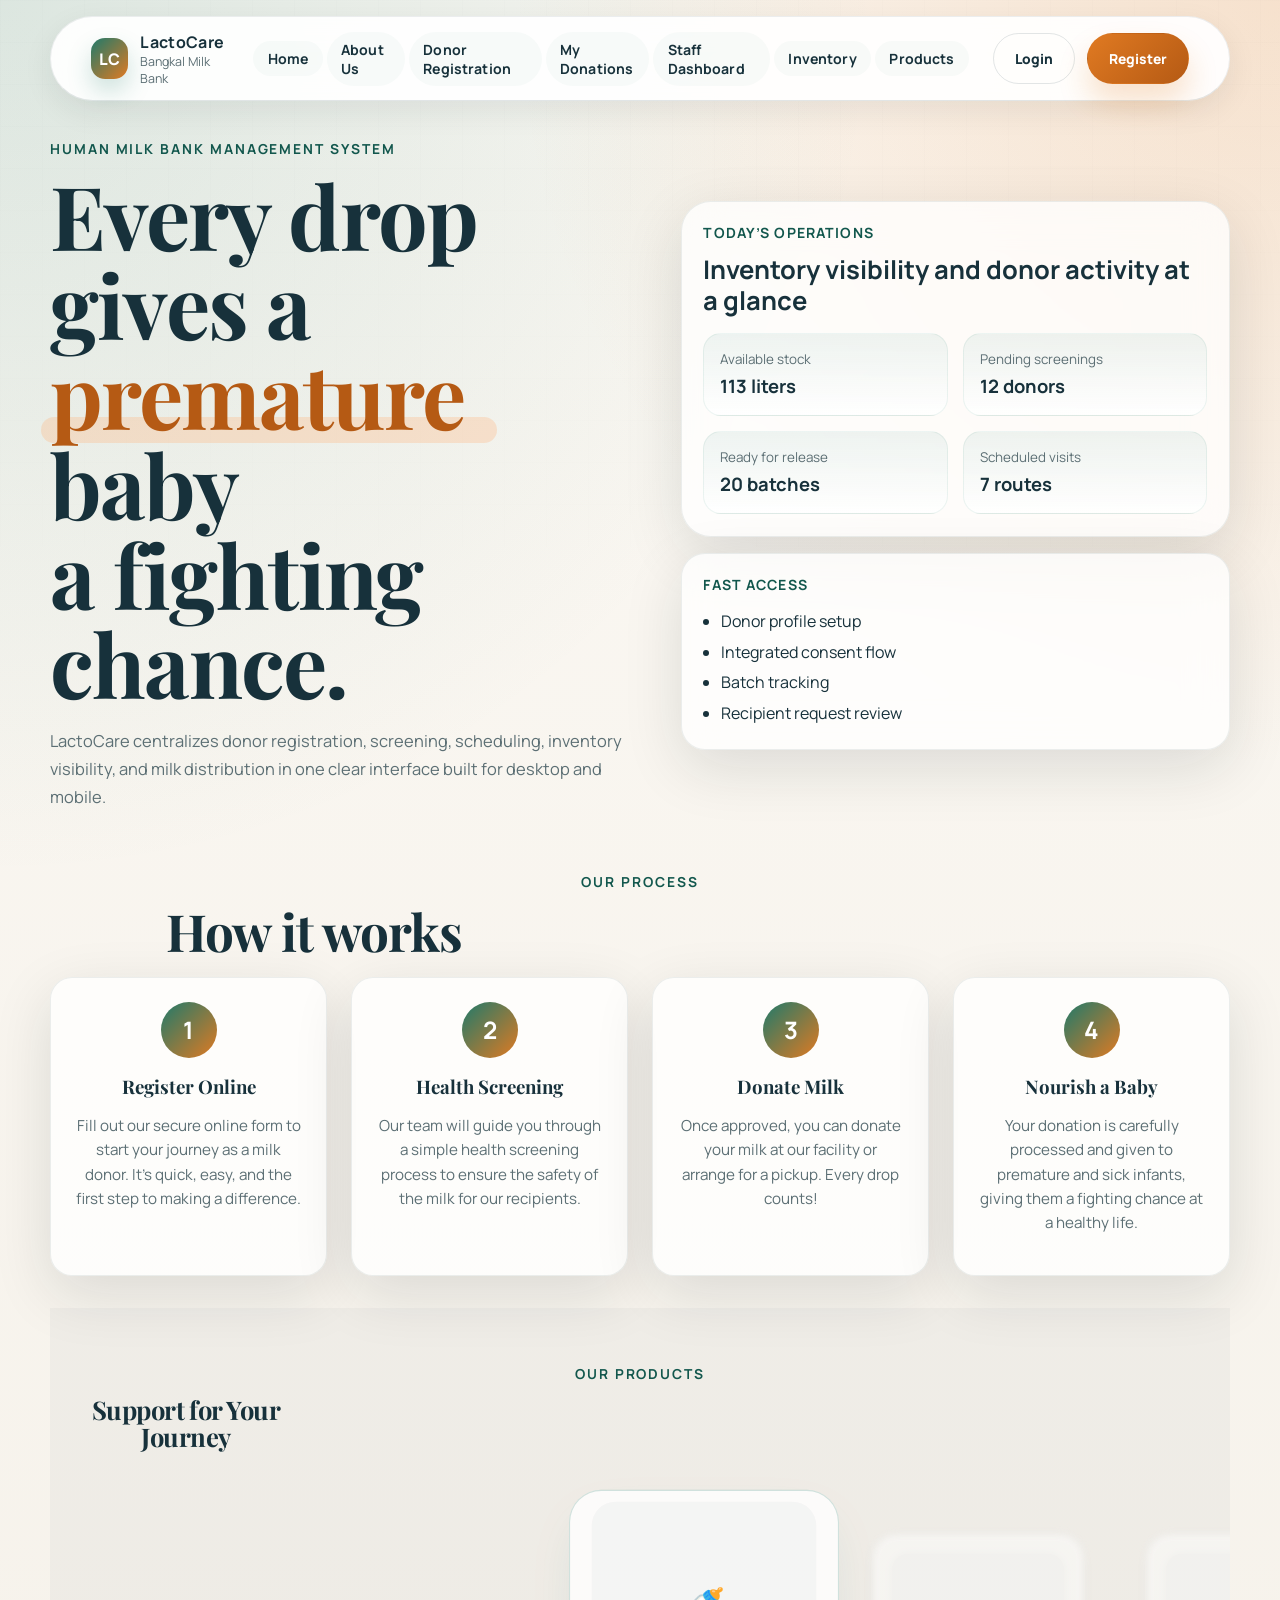
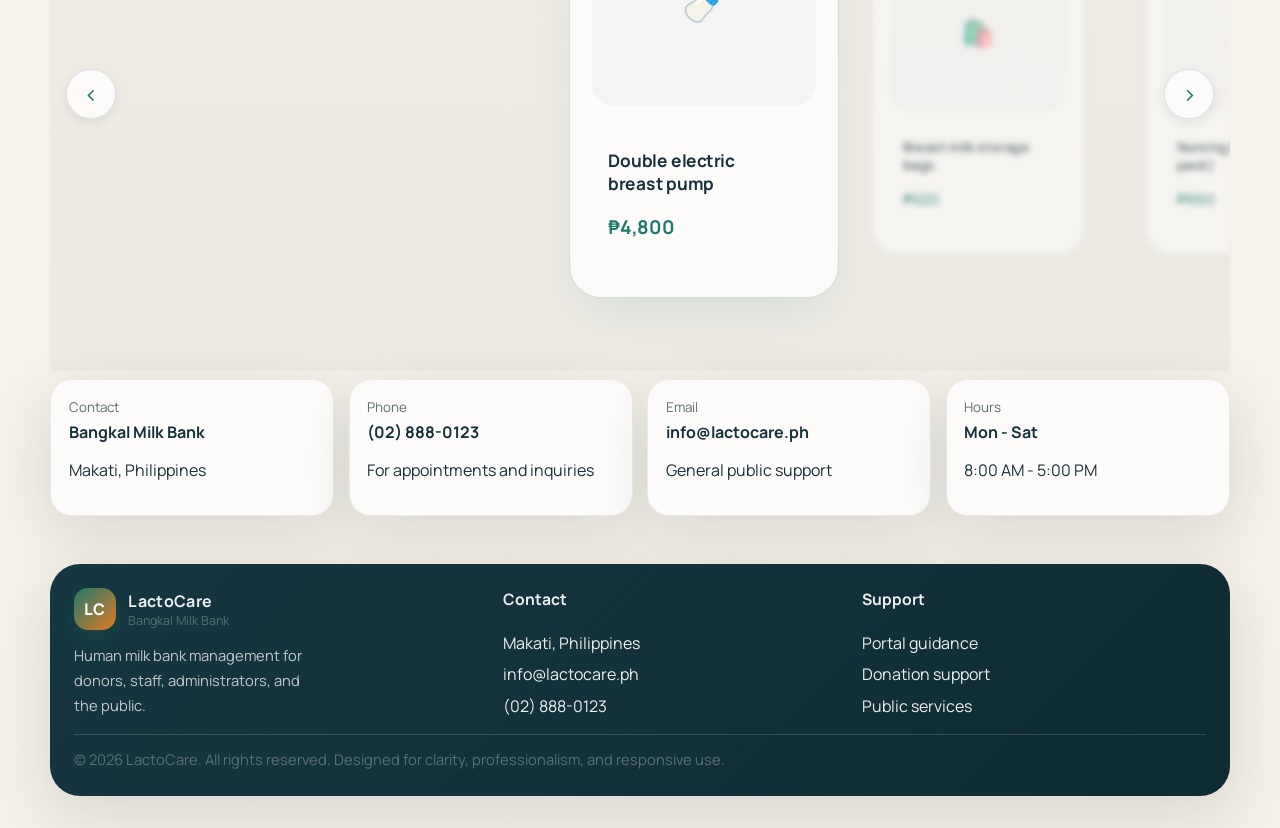
<file: index.html>
<!DOCTYPE html>
<html lang="en">
<head>
  <meta charset="UTF-8" />
  <meta name="viewport" content="width=device-width, initial-scale=1.0" />
  <meta name="description" content="LactoCare is a responsive front-end concept for the Bangkal Milk Bank, designed for donors, staff, administrators, and the public." />
  <title>LactoCare | Bangkal Milk Bank</title>
  <link rel="preconnect" href="https://fonts.googleapis.com" />
  <link rel="preconnect" href="https://fonts.gstatic.com" crossorigin />
  <link href="https://fonts.googleapis.com/css2?family=Manrope:wght@400;500;600;700;800&family=Playfair+Display:wght@600;700&display=swap" rel="stylesheet" />
  <link rel="stylesheet" href="styles.css" />
</head>
<body>
  <div class="page-shell">
    <header class="site-header">
      <a class="brand" href="#home" aria-label="LactoCare home">
        <span class="brand-mark">LC</span>
        <span>
          <strong>LactoCare</strong>
          <small>Bangkal Milk Bank</small>
        </span>
      </a>

      <button class="nav-toggle" type="button" aria-expanded="false" aria-controls="primary-navigation">
        <span></span>
        <span></span>
        <span></span>
        <span class="sr-only">Open navigation</span>
      </button>

      <div class="nav-actions">
        <a class="button button-secondary nav-login" href="login.html">Login</a>
        <a class="button button-accent" href="register.html">Register</a>
      </div>

      <nav class="site-nav" id="primary-navigation">
        <a href="index.html">Home</a>
        <a href="about.html">About Us</a>
        <a href="donor.html">Donor Registration</a>
        <a href="history.html">My Donations</a>
        <a href="staff.html">Staff Dashboard</a>
        <a href="inventory.html">Inventory</a>
        <a href="products.html">Products</a>
      </nav>
    </header>

    <main>
      <section class="hero" id="home">
        <div class="hero-copy reveal">
          <p class="eyebrow">Human Milk Bank Management System</p>
          <h1>Every drop<br>gives a <em class="orange-highlight">premature</em> baby<br>a fighting chance.</h1>
          <p class="hero-text">
            LactoCare centralizes donor registration, screening, scheduling, inventory visibility, and milk distribution in one clear interface built for desktop and mobile.
          </p>
       </div>

        <div class="hero-panel reveal">
          <div class="glass-card hero-card hero-card-main">
            <p>Today’s Operations</p>
            <h2>Inventory visibility and donor activity at a glance</h2>
            <div class="mini-grid">
              <article>
                <span>Available stock</span>
                <strong class="count-up" data-value="128">0 liters</strong>
              </article>
              <article>
                <span>Pending screenings</span>
                <strong class="count-up" data-value="14">0 donors</strong>
              </article>
              <article>
                <span>Ready for release</span>
                <strong class="count-up" data-value="23">0 batches</strong>
              </article>
              <article>
                <span>Scheduled visits</span>
                <strong class="count-up" data-value="9">0 routes</strong>
              </article>
            </div>
          </div>

          <div class="glass-card hero-card hero-card-side">
            <p>Fast access</p>
            <ul>
              <li>Donor profile setup</li>
              <li>Integrated consent flow</li>
              <li>Batch tracking</li>
              <li>Recipient request review</li>
            </ul>
          </div>
        </div>
      </section>

      <section class="how-it-works reveal">
        <div class="section-heading">
          <p class="eyebrow">Our Process</p>
          <h2>How it works</h2>
        </div>
        <div class="how-it-works-grid">
          <article class="how-it-works-step">
            <div class="how-it-works-icon" aria-hidden="true">1</div>
            <h3>Register Online</h3>
            <p>Fill out our secure online form to start your journey as a milk donor. It’s quick, easy, and the first step to making a difference.</p>
          </article>
          <article class="how-it-works-step">
            <div class="how-it-works-icon" aria-hidden="true">2</div>
            <h3>Health Screening</h3>
            <p>Our team will guide you through a simple health screening process to ensure the safety of the milk for our recipients.</p>
          </article>
          <article class="how-it-works-step">
            <div class="how-it-works-icon" aria-hidden="true">3</div>
            <h3>Donate Milk</h3>
            <p>Once approved, you can donate your milk at our facility or arrange for a pickup. Every drop counts!</p>
          </article>
          <article class="how-it-works-step">
            <div class="how-it-works-icon" aria-hidden="true">4</div>
            <h3>Nourish a Baby</h3>
            <p>Your donation is carefully processed and given to premature and sick infants, giving them a fighting chance at a healthy life.</p>
          </article>
        </div>
      </section>

      <section class="product-carousel-section reveal">
        <div class="section-heading">
          <p class="eyebrow">Our Products</p>
          <h2>Support for Your Journey</h2>
        </div>
        <div class="product-carousel">
          <button class="carousel-button side-arrow prev" aria-label="Previous product">&#x2039;</button>
          <div class="product-carousel-inner">
            <article class="product-card">
              <div class="product-image-frame">
                <div class="product-icon is-peach" aria-hidden="true">🍼</div>
              </div>
              <div class="product-card-body">
                <div class="product-info">
                  <h3>Double electric breast pump</h3>
                  <p class="product-price">₱4,800</p>
                </div>
                <button class="product-like-button" aria-label="Like this product">
                  <svg viewBox="0 0 24 24" fill="none" stroke="currentColor" stroke-width="2" stroke-linecap="round" stroke-linejoin="round"><path d="M20.84 4.61a5.5 5.5 0 0 0-7.78 0L12 5.67l-1.06-1.06a5.5 5.5 0 0 0-7.78 7.78l1.06 1.06L12 21.23l7.78-7.78 1.06-1.06a5.5 5.5 0 0 0 0-7.78z"></path></svg>
                </button>
              </div>
            </article>
            <article class="product-card">
              <div class="product-image-frame">
                <div class="product-icon is-sky" aria-hidden="true">🛍️</div>
              </div>
              <div class="product-card-body">
                <div class="product-info">
                  <h3>Breast milk storage bags</h3>
                  <p class="product-price">₱520</p>
                </div>
                <button class="product-like-button" aria-label="Like this product">
                  <svg viewBox="0 0 24 24" fill="none" stroke="currentColor" stroke-width="2" stroke-linecap="round" stroke-linejoin="round"><path d="M20.84 4.61a5.5 5.5 0 0 0-7.78 0L12 5.67l-1.06-1.06a5.5 5.5 0 0 0-7.78 7.78l1.06 1.06L12 21.23l7.78-7.78 1.06-1.06a5.5 5.5 0 0 0 0-7.78z"></path></svg>
                </button>
              </div>
            </article>
            <article class="product-card">
              <div class="product-image-frame">
                <div class="product-icon is-lilac" aria-hidden="true">👚</div>
              </div>
              <div class="product-card-body">
                <div class="product-info">
                  <h3>Nursing bra (2-pack)</h3>
                  <p class="product-price">₱990</p>
                </div>
                <button class="product-like-button" aria-label="Like this product">
                  <svg viewBox="0 0 24 24" fill="none" stroke="currentColor" stroke-width="2" stroke-linecap="round" stroke-linejoin="round"><path d="M20.84 4.61a5.5 5.5 0 0 0-7.78 0L12 5.67l-1.06-1.06a5.5 5.5 0 0 0-7.78 7.78l1.06 1.06L12 21.23l7.78-7.78 1.06-1.06a5.5 5.5 0 0 0 0-7.78z"></path></svg>
                </button>
              </div>
            </article>
            <article class="product-card">
              <div class="product-image-frame">
                <div class="product-icon is-cream" aria-hidden="true">👩‍🍼</div>
              </div>
              <div class="product-card-body">
                <div class="product-info">
                  <h3>Wearable hands-free pump</h3>
                  <p class="product-price">₱6,200</p>
                </div>
                <button class="product-like-button" aria-label="Like this product">
                  <svg viewBox="0 0 24 24" fill="none" stroke="currentColor" stroke-width="2" stroke-linecap="round" stroke-linejoin="round"><path d="M20.84 4.61a5.5 5.5 0 0 0-7.78 0L12 5.67l-1.06-1.06a5.5 5.5 0 0 0-7.78 7.78l1.06 1.06L12 21.23l7.78-7.78 1.06-1.06a5.5 5.5 0 0 0 0-7.78z"></path></svg>
                </button>
              </div>
            </article>
          </div>
          <button class="carousel-button side-arrow next" aria-label="Next product">&#x203A;</button>
        </div>
      </section>

      <section class="info-strip reveal" aria-label="Public information">
        <article>
          <span>Contact</span>
          <strong>Bangkal Milk Bank</strong>
          <p>Makati, Philippines</p>
        </article>
        <article>
          <span>Phone</span>
          <strong>(02) 888-0123</strong>
          <p>For appointments and inquiries</p>
        </article>
        <article>
          <span>Email</span>
          <strong>info@lactocare.ph</strong>
          <p>General public support</p>
        </article>
        <article>
          <span>Hours</span>
          <strong>Mon - Sat</strong>
          <p>8:00 AM - 5:00 PM</p>
        </article>
      </section>

      
    <footer class="site-footer">
      <div class="footer-brand">
        <a class="brand" href="#home" aria-label="LactoCare home">
          <span class="brand-mark">LC</span>
          <span>
            <strong>LactoCare</strong>
            <small>Bangkal Milk Bank</small>
          </span>
        </a>
        <p>Human milk bank management for donors, staff, administrators, and the public.</p>
      </div>
      <div class="footer-section">
        <h3>Contact</h3>
        <ul>
          <li>Makati, Philippines</li>
          <li><a href="mailto:info@lactocare.ph">info@lactocare.ph</a></li>
          <li><a href="tel:+6328880123">(02) 888-0123</a></li>
        </ul>
      </div>
      <div class="footer-section">
        <h3>Support</h3>
        <ul>
          <li>Portal guidance</li>
          <li>Donation support</li>
          <li>Public services</li>
        </ul>
      </div>
      <p class="footer-bottom">&copy; 2026 LactoCare. All rights reserved. Designed for clarity, professionalism, and responsive use.</p>
    </footer>
  </div>

  <script src="script.js"></script>
</body>
</html>
</file>
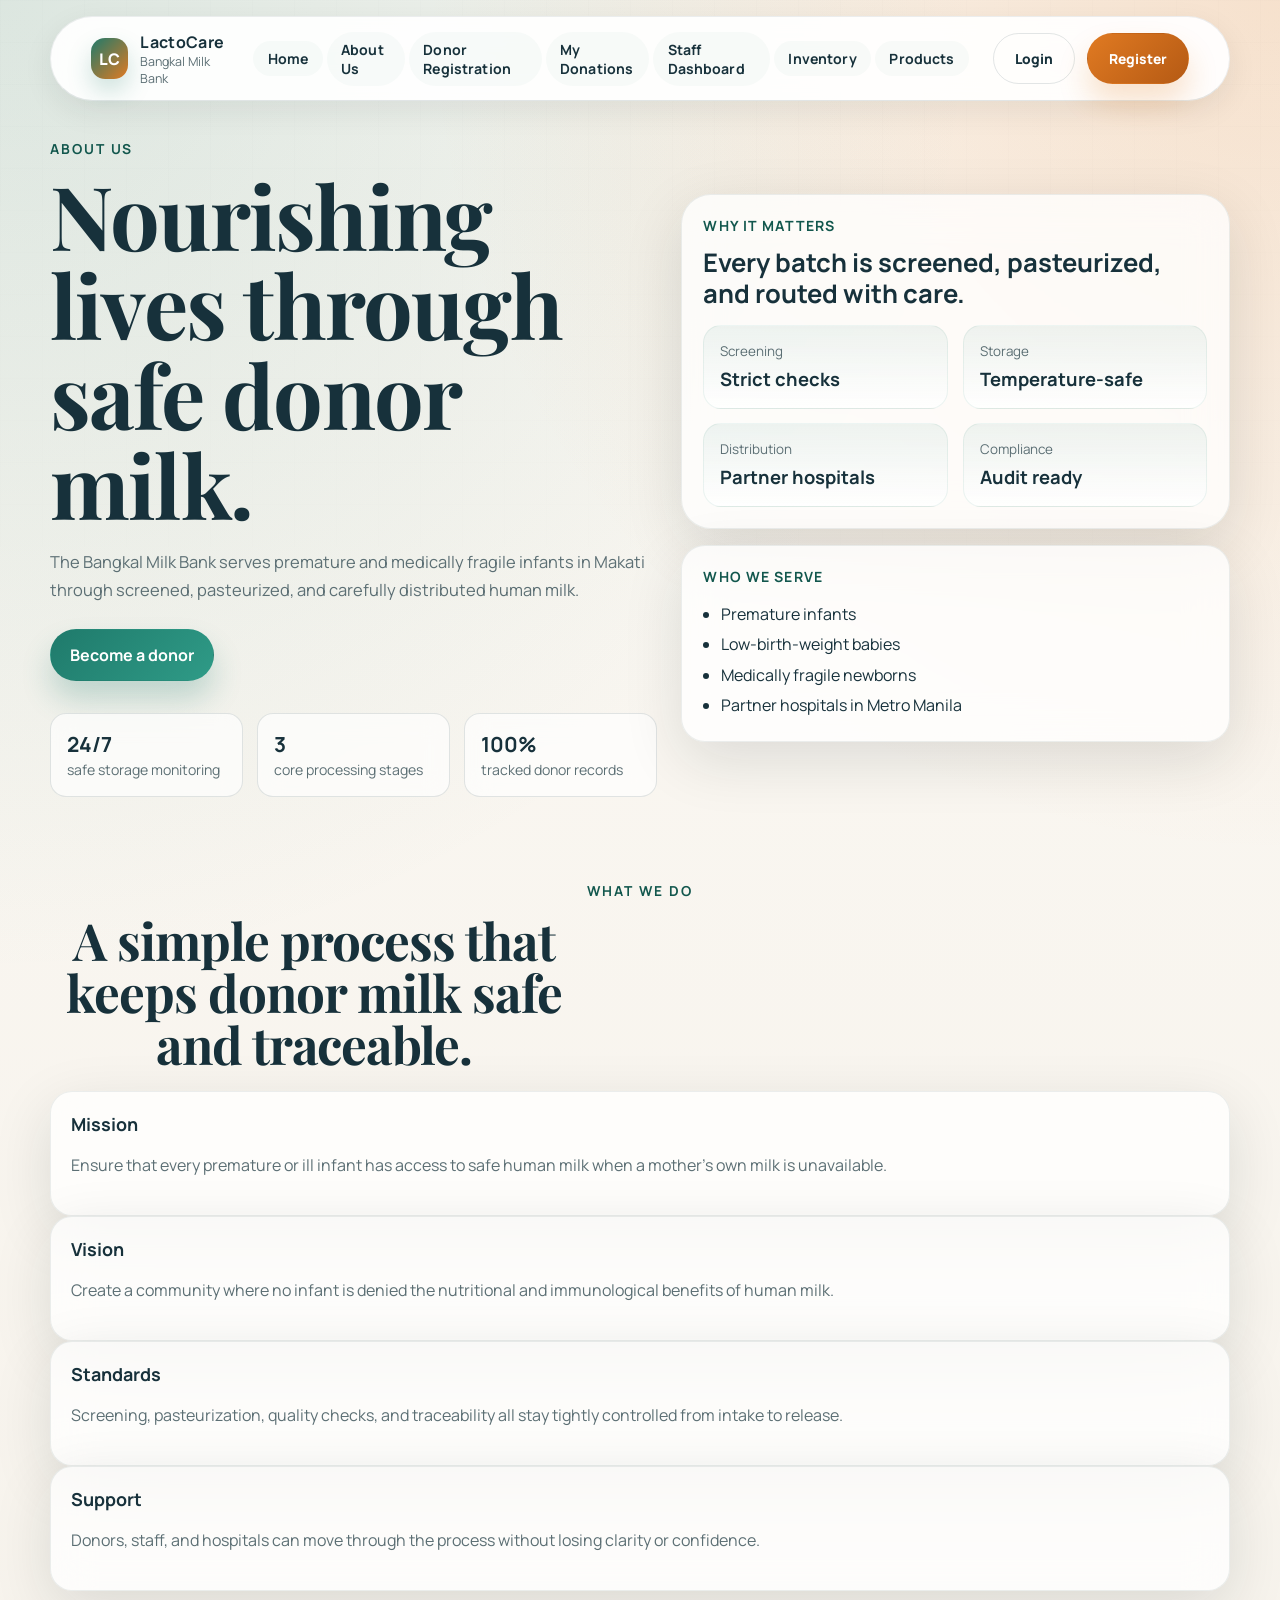
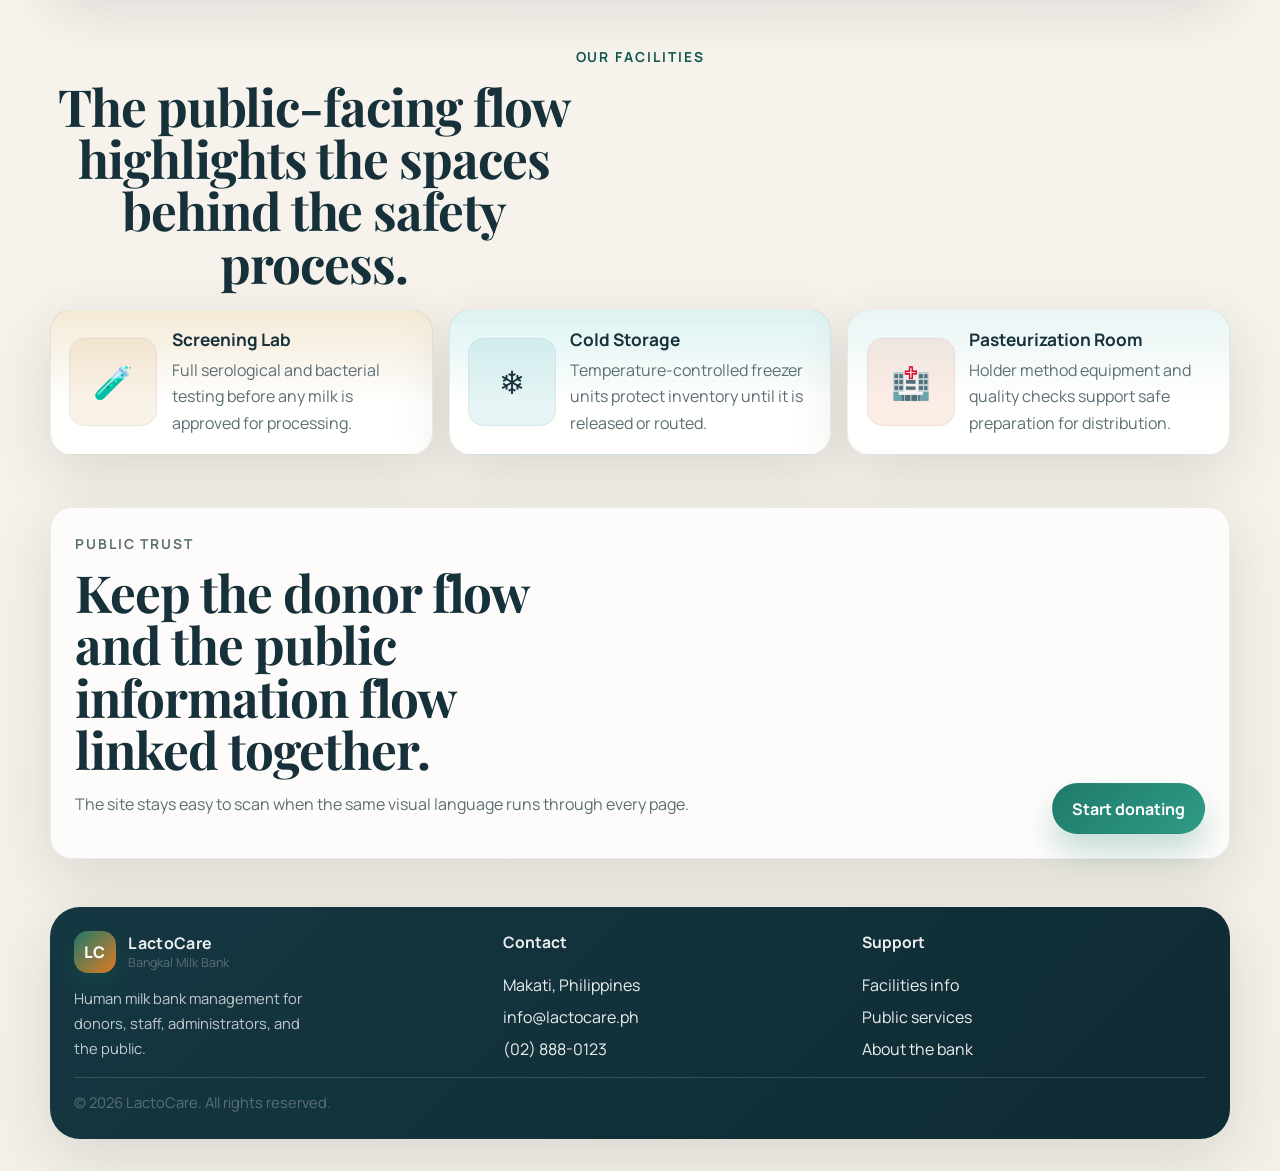
<file: about.html>
<!DOCTYPE html>
<html lang="en">
<head>
  <meta charset="UTF-8" />
  <meta name="viewport" content="width=device-width, initial-scale=1.0" />
  <meta name="description" content="About LactoCare and the Bangkal Milk Bank facilities." />
  <title>LactoCare | About Us</title>
  <link rel="preconnect" href="https://fonts.googleapis.com" />
  <link rel="preconnect" href="https://fonts.gstatic.com" crossorigin />
  <link href="https://fonts.googleapis.com/css2?family=Manrope:wght@400;500;600;700;800&family=Playfair+Display:wght@600;700&display=swap" rel="stylesheet" />
  <link rel="stylesheet" href="styles.css" />
</head>
<body>
  <div class="page-shell">
    <header class="site-header">
      <a class="brand" href="index.html" aria-label="LactoCare home">
        <span class="brand-mark">LC</span>
        <span>
          <strong>LactoCare</strong>
          <small>Bangkal Milk Bank</small>
        </span>
      </a>
      <button class="nav-toggle" type="button" aria-expanded="false" aria-controls="primary-navigation">
        <span></span>
        <span></span>
        <span></span>
        <span class="sr-only">Open navigation</span>
      </button>
      <div class="nav-actions">
        <a class="button button-secondary nav-login" href="login.html">Login</a>
        <a class="button button-accent" href="register.html">Register</a>
      </div>
      <nav class="site-nav" id="primary-navigation">
        <a href="index.html">Home</a>
        <a href="about.html">About Us</a>
        <a href="donor.html">Donor Registration</a>
        <a href="history.html">My Donations</a>
        <a href="staff.html">Staff Dashboard</a>
        <a href="inventory.html">Inventory</a>
        <a href="products.html">Products</a>
      </nav>
    </header>

    <main>
      <section class="hero reveal" id="top">
        <div class="hero-copy">
          <p class="eyebrow">About Us</p>
          <h1>Nourishing lives through safe donor milk.</h1>
          <p class="hero-text">The Bangkal Milk Bank serves premature and medically fragile infants in Makati through screened, pasteurized, and carefully distributed human milk.</p>
          <div class="hero-actions">
            <a class="button button-primary" href="donor.html">Become a donor</a>
          </div>
          <ul class="hero-metrics" aria-label="About highlights">
            <li><strong>24/7</strong><span>safe storage monitoring</span></li>
            <li><strong>3</strong><span>core processing stages</span></li>
            <li><strong>100%</strong><span>tracked donor records</span></li>
          </ul>
        </div>

        <div class="hero-panel reveal">
          <div class="glass-card hero-card hero-card-main">
            <p>Why it matters</p>
            <h2>Every batch is screened, pasteurized, and routed with care.</h2>
            <div class="mini-grid">
              <article>
                <span>Screening</span>
                <strong>Strict checks</strong>
              </article>
              <article>
                <span>Storage</span>
                <strong>Temperature-safe</strong>
              </article>
              <article>
                <span>Distribution</span>
                <strong>Partner hospitals</strong>
              </article>
              <article>
                <span>Compliance</span>
                <strong>Audit ready</strong>
              </article>
            </div>
          </div>
          <div class="glass-card hero-card hero-card-side">
            <p>Who we serve</p>
            <ul>
              <li>Premature infants</li>
              <li>Low-birth-weight babies</li>
              <li>Medically fragile newborns</li>
              <li>Partner hospitals in Metro Manila</li>
            </ul>
          </div>
        </div>
      </section>

      <section class="content-section reveal">
        <div class="section-heading">
          <p class="eyebrow">What we do</p>
          <h2>A simple process that keeps donor milk safe and traceable.</h2>
        </div>
        <div class="card-grid">
          <article class="service-card">
            <h3>Mission</h3>
            <p>Ensure that every premature or ill infant has access to safe human milk when a mother's own milk is unavailable.</p>
          </article>
          <article class="service-card">
            <h3>Vision</h3>
            <p>Create a community where no infant is denied the nutritional and immunological benefits of human milk.</p>
          </article>
          <article class="service-card">
            <h3>Standards</h3>
            <p>Screening, pasteurization, quality checks, and traceability all stay tightly controlled from intake to release.</p>
          </article>
          <article class="service-card">
            <h3>Support</h3>
            <p>Donors, staff, and hospitals can move through the process without losing clarity or confidence.</p>
          </article>
        </div>
      </section>

      <section class="content-section reveal">
        <div class="section-heading">
          <p class="eyebrow">Our Facilities</p>
          <h2>The public-facing flow highlights the spaces behind the safety process.</h2>
        </div>
        <div class="facility-grid facility-grid-wide">
          <article class="facility-card facility-card-screening">
            <div class="facility-img" aria-hidden="true">🧪</div>
            <div>
              <h3 class="facility-name">Screening Lab</h3>
              <p class="facility-desc">Full serological and bacterial testing before any milk is approved for processing.</p>
            </div>
          </article>
          <article class="facility-card facility-card-cold">
            <div class="facility-img" aria-hidden="true">❄️</div>
            <div>
              <h3 class="facility-name">Cold Storage</h3>
              <p class="facility-desc">Temperature-controlled freezer units protect inventory until it is released or routed.</p>
            </div>
          </article>
          <article class="facility-card facility-card-pasteur">
            <div class="facility-img" aria-hidden="true">🏥</div>
            <div>
              <h3 class="facility-name">Pasteurization Room</h3>
              <p class="facility-desc">Holder method equipment and quality checks support safe preparation for distribution.</p>
            </div>
          </article>
        </div>
      </section>

      <section class="cta-panel reveal">
        <div>
          <p class="eyebrow">Public trust</p>
          <h2>Keep the donor flow and the public information flow linked together.</h2>
          <p>The site stays easy to scan when the same visual language runs through every page.</p>
        </div>
        <a class="button button-primary" href="donor.html">Start donating</a>
      </section>
    </main>

    <footer class="site-footer">
      <div class="footer-brand">
        <a class="brand" href="index.html" aria-label="LactoCare home">
          <span class="brand-mark">LC</span>
          <span><strong>LactoCare</strong><small>Bangkal Milk Bank</small></span>
        </a>
        <p>Human milk bank management for donors, staff, administrators, and the public.</p>
      </div>
      <div class="footer-section">
        <h3>Contact</h3>
        <ul>
          <li>Makati, Philippines</li>
          <li><a href="mailto:info@lactocare.ph">info@lactocare.ph</a></li>
          <li><a href="tel:+6328880123">(02) 888-0123</a></li>
        </ul>
      </div>
      <div class="footer-section">
        <h3>Support</h3>
        <ul>
          <li>Facilities info</li>
          <li>Public services</li>
          <li>About the bank</li>
        </ul>
      </div>
      <p class="footer-bottom">&copy; 2026 LactoCare. All rights reserved.</p>
    </footer>
  </div>
  <script src="script.js"></script>
</body>
</html>
</file>
<file: styles.css>
:root {
  color-scheme: light;
  --bg: #f4f0e8;
  --bg-alt: #ffffff;
  --surface: rgba(255, 255, 255, 0.76);
  --surface-strong: #ffffff;
  --text: #17313b;
  --muted: #5c6f74;
  --primary: #1f7a6b;
  --primary-dark: #12574d;
  --secondary: #d9a441;
  --accent: #e07a22;
  --accent-dark: #b55a14;
  --line: rgba(23, 49, 59, 0.12);
  --shadow: 0 18px 60px rgba(18, 30, 36, 0.12);
  --shadow-sm: 0 4px 12px rgba(18, 30, 36, 0.08);
  --shade: rgba(23, 49, 59, 0.03);
  --radius-xl: 30px;
  --radius-lg: 22px;
  --radius-md: 16px;
  --content-width: min(1180px, calc(100vw - 2rem));
}

* {
  box-sizing: border-box;
}

html {
  scroll-behavior: smooth;
}

body {
  margin: 0;
  font-family: "Manrope", system-ui, sans-serif;
  color: var(--text);
  background:
    radial-gradient(circle at top left, rgba(31, 122, 107, 0.14), transparent 32%),
    radial-gradient(circle at top right, rgba(224, 122, 34, 0.18), transparent 28%),
    linear-gradient(180deg, #fbf8f3 0%, var(--bg) 100%);
}

body::before {
  content: "";
  position: fixed;
  inset: 0;
  pointer-events: none;
  background-image: linear-gradient(rgba(23, 49, 59, 0.025) 1px, transparent 1px), linear-gradient(90deg, rgba(23, 49, 59, 0.025) 1px, transparent 1px);
  background-size: 42px 42px;
  mask-image: linear-gradient(180deg, rgba(0, 0, 0, 0.35), transparent 80%);
}

img {
  max-width: 100%;
  display: block;
}

button,
a {
  font: inherit;
}

input,
select,
textarea {
  font: inherit;
  color: var(--text);
}

input,
select,
textarea {
  width: 100%;
  min-height: 3rem;
  padding: 0.8rem 0.95rem;
  border: 1px solid rgba(23, 49, 59, 0.15);
  border-radius: 14px;
  background: rgba(255, 255, 255, 0.82);
  transition: border-color 160ms ease, box-shadow 160ms ease, transform 160ms ease;
}

textarea {
  min-height: 8rem;
  resize: vertical;
}

input:focus,
select:focus,
textarea:focus {
  outline: none;
  border-color: rgba(31, 122, 107, 0.5);
  box-shadow: 0 0 0 4px rgba(31, 122, 107, 0.12);
}

label {
  display: block;
  margin: 0 0 0.45rem;
  font-size: 0.92rem;
  font-weight: 700;
}

table {
  width: 100%;
  border-collapse: collapse;
}

th,
td {
  padding: 0.85rem 0.8rem;
  text-align: left;
  border-bottom: 1px solid rgba(23, 49, 59, 0.1);
}

th {
  color: var(--primary-dark);
  font-size: 0.86rem;
  letter-spacing: 0.08em;
  text-transform: uppercase;
}

.form-card,
.table-card {
  padding: 1.25rem;
  border-radius: var(--radius-lg);
  background: var(--surface-strong);
  border: 1px solid rgba(23, 49, 59, 0.08);
  box-shadow: var(--shadow);
}

.field-grid {
  display: grid;
  gap: 1rem;
}

.stack-top {
  margin-top: 1rem;
}

.action-row-spaced {
  margin-top: 1rem;
}

.field-grid.two-col {
  grid-template-columns: repeat(2, minmax(0, 1fr));
}

.helper-text {
  margin: 0.35rem 0 0;
  color: var(--muted);
  font-size: 0.88rem;
}

.status-pill {
  display: inline-flex;
  align-items: center;
  justify-content: center;
  padding: 0.45rem 0.75rem;
  border-radius: 999px;
  background: rgba(31, 122, 107, 0.1);
  color: var(--primary-dark);
  font-size: 0.8rem;
  font-weight: 700;
}

.status-pill.is-collected {
  background: rgba(31, 122, 107, 0.12);
  color: var(--primary-dark);
}

.status-pill.is-screened {
  background: rgba(224, 122, 34, 0.14);
  color: var(--accent-dark);
}

.status-pill.is-pasteurized {
  background: rgba(102, 94, 196, 0.14);
  color: #5c4eb3;
}

.status-pill.is-ready {
  background: rgba(104, 168, 84, 0.14);
  color: #4a8c3a;
}

.status-pill.is-urgent {
  background: rgba(224, 122, 34, 0.14);
  color: var(--accent-dark);
}

.status-pill.is-normal {
  background: rgba(31, 122, 107, 0.12);
  color: var(--primary-dark);
}

.dashboard-shell {
  display: grid;
  grid-template-columns: 220px minmax(0, 1fr);
  gap: 1rem;
  align-items: start;
  margin-top: 1rem;
}

.dashboard-sidebar {
  position: sticky;
  top: 7.25rem;
  display: grid;
  gap: 1.2rem;
  padding: 1rem;
  border-radius: var(--radius-xl);
  background: linear-gradient(180deg, #214b46 0%, #17323f 100%);
  border: 1px solid rgba(241, 205, 133, 0.14);
  box-shadow: 0 18px 36px rgba(15, 43, 51, 0.18);
  color: rgba(255, 255, 255, 0.94);
}

.sidebar-group {
  display: grid;
  gap: 0.6rem;
}

.sidebar-label {
  margin: 0;
  color: rgba(255, 255, 255, 0.84);
  font-size: 0.78rem;
  font-weight: 800;
  letter-spacing: 0.12em;
  text-transform: uppercase;
}

.sidebar-nav {
  display: grid;
  gap: 0.35rem;
}

.sidebar-nav a {
  display: block;
  padding: 0.7rem 0.85rem;
  border-radius: 14px;
  color: rgba(255, 255, 255, 0.72);
  background: transparent;
  transition: background-color 160ms ease, color 160ms ease, transform 160ms ease;
}

.sidebar-nav a.is-active,
.sidebar-nav a:hover,
.sidebar-nav a:focus-visible {
  color: white;
  background: rgba(255, 255, 255, 0.12);
  transform: translateX(2px);
}

.sidebar-title {
  margin: 0;
  color: var(--primary-dark);
  font-size: 0.78rem;
  font-weight: 800;
  letter-spacing: 0.12em;
  text-transform: uppercase;
}

.sidebar-link {
  display: block;
  padding: 0.7rem 0.85rem;
  border-radius: 14px;
  color: var(--muted);
  background: transparent;
  transition: background-color 160ms ease, color 160ms ease, transform 160ms ease;
}

.sidebar-link.is-active,
.sidebar-link:hover,
.sidebar-link:focus-visible {
  color: var(--text);
  background: rgba(31, 122, 107, 0.08);
  transform: translateX(2px);
}

.dashboard-content {
  display: grid;
  gap: 1rem;
}

.dashboard-main {
  display: grid;
  gap: 1rem;
}

.dashboard-top {
  display: flex;
  align-items: center;
  justify-content: space-between;
  gap: 1rem;
  padding: 1rem 1.2rem;
  border-radius: var(--radius-xl);
  background: rgba(255, 255, 255, 0.72);
  border: 1px solid rgba(23, 49, 59, 0.08);
  box-shadow: var(--shadow);
}

.dashboard-top h1 {
  margin: 0.2rem 0 0;
}

.dashboard-actions {
  display: flex;
  align-items: center;
  gap: 0.7rem;
}

.dashboard-mini-pill {
  width: 1.8rem;
  height: 1rem;
  border-radius: 999px;
  background: rgba(23, 49, 59, 0.08);
  border: 1px solid rgba(23, 49, 59, 0.08);
}

.dashboard-banner {
  padding: 0.9rem 1rem;
  border-radius: 14px;
  border: 1px solid rgba(224, 122, 34, 0.5);
  background: rgba(224, 122, 34, 0.08);
  color: #8b4b12;
  font-weight: 700;
}

.dashboard-topbar {
  display: flex;
  align-items: center;
  justify-content: space-between;
  gap: 1rem;
  padding: 1rem 1.2rem;
  border-radius: var(--radius-xl);
  background: rgba(255, 255, 255, 0.72);
  border: 1px solid rgba(23, 49, 59, 0.08);
  box-shadow: var(--shadow);
}

.topbar-actions {
  display: flex;
  align-items: center;
  gap: 0.7rem;
}

.topbar-chip {
  width: 1.8rem;
  height: 1rem;
  border-radius: 999px;
  background: rgba(23, 49, 59, 0.08);
  border: 1px solid rgba(23, 49, 59, 0.08);
}

.dashboard-alert {
  padding: 0.9rem 1rem;
  border-radius: 14px;
  border: 1px solid rgba(224, 122, 34, 0.5);
  background: rgba(224, 122, 34, 0.08);
  color: #8b4b12;
  font-weight: 700;
}

.metric-grid {
  display: grid;
  grid-template-columns: repeat(4, minmax(0, 1fr));
  gap: 1rem;
}

.dashboard-stats {
  display: grid;
  grid-template-columns: repeat(4, minmax(0, 1fr));
  gap: 1rem;
}

.metric-card {
  padding: 1rem 1.05rem;
  border-radius: var(--radius-lg);
  background: rgba(255, 255, 255, 0.82);
  border: 1px solid rgba(23, 49, 59, 0.08);
  box-shadow: var(--shadow);
}

.metric-card span {
  display: block;
  color: var(--muted);
  font-size: 0.84rem;
}

.metric-card strong {
  display: block;
  margin-top: 0.35rem;
  font-size: 2rem;
  line-height: 1;
  color: var(--text);
}

.metric-card p {
  margin: 0.4rem 0 0;
  color: var(--primary-dark);
  font-size: 0.88rem;
}

.dashboard-grid-two {
  display: grid;
  grid-template-columns: repeat(2, minmax(0, 1fr));
  gap: 1rem;
}

.dashboard-card {
  padding: 1.1rem;
  border-radius: var(--radius-lg);
  background: rgba(255, 255, 255, 0.82);
  border: 1px solid rgba(23, 49, 59, 0.08);
  box-shadow: var(--shadow);
}

.dashboard-card-head {
  display: flex;
  align-items: center;
  justify-content: space-between;
  gap: 0.75rem;
  margin-bottom: 0.9rem;
}

.dashboard-card-head h2 {
  margin: 0;
}

.dashboard-grid {
  display: grid;
  grid-template-columns: 1.2fr 1fr;
  gap: 1rem;
}

.panel-card {
  padding: 1.1rem;
  border-radius: var(--radius-lg);
  background: rgba(255, 255, 255, 0.82);
  border: 1px solid rgba(23, 49, 59, 0.08);
  box-shadow: var(--shadow);
}

.panel-card h2,
.panel-card h3 {
  margin-top: 0;
}

.panel-header {
  display: flex;
  align-items: center;
  justify-content: space-between;
  gap: 0.75rem;
  margin-bottom: 0.9rem;
}

.panel-link {
  color: var(--primary-dark);
  font-weight: 700;
}

.batch-list,
.request-list {
  display: grid;
  gap: 0.85rem;
}

.batch-row,
.request-row {
  display: grid;
  grid-template-columns: auto 1fr auto auto;
  gap: 0.8rem;
  align-items: center;
  padding: 0.8rem 0;
  border-top: 1px solid rgba(23, 49, 59, 0.08);
}

.batch-row:first-child,
.request-row:first-child {
  border-top: 0;
  padding-top: 0;
}

.batch-id,
.request-name {
  font-weight: 800;
  color: var(--text);
}

.batch-name {
  color: var(--muted);
  font-size: 0.88rem;
}

.batch-meta,
.request-meta {
  color: var(--muted);
  font-size: 0.88rem;
}

.request-hospital {
  color: var(--muted);
  font-size: 0.84rem;
}

.request-volume,
.batch-volume {
  font-weight: 700;
  color: var(--text);
}

.status-chip {
  display: inline-flex;
  align-items: center;
  justify-content: center;
  padding: 0.35rem 0.7rem;
  border-radius: 999px;
  font-size: 0.76rem;
  font-weight: 800;
  text-transform: uppercase;
}

.status-chip.is-collected { background: rgba(31, 122, 107, 0.12); color: var(--primary-dark); }
.status-chip.is-screened { background: rgba(224, 122, 34, 0.14); color: var(--accent-dark); }
.status-chip.is-pasteurized { background: rgba(102, 94, 196, 0.14); color: #5c4eb3; }
.status-chip.is-ready { background: rgba(104, 168, 84, 0.14); color: #4a8c3a; }
.status-chip.is-urgent { background: rgba(224, 122, 34, 0.14); color: var(--accent-dark); }
.status-chip.is-normal { background: rgba(31, 122, 107, 0.12); color: var(--primary-dark); }

.program-row {
  display: grid;
  grid-template-columns: 110px minmax(0, 1fr) auto;
  gap: 0.85rem;
  align-items: center;
  padding: 0.55rem 0;
}

.program-bars {
  display: grid;
  gap: 0.9rem;
}

.program-bar {
  display: grid;
  grid-template-columns: 110px 1fr auto;
  gap: 0.85rem;
  align-items: center;
}

.program-track {
  position: relative;
  height: 0.65rem;
  border-radius: 999px;
  background: rgba(23, 49, 59, 0.08);
  overflow: hidden;
}

.program-fill {
  position: absolute;
  inset: 0 auto 0 0;
  width: 0%;
  border-radius: inherit;
  background: linear-gradient(135deg, var(--primary), var(--accent));
  transition: width 420ms ease;
}

.program-fill.is-teal { background: linear-gradient(135deg, var(--primary), #33a696); }
.program-fill.is-orange { background: linear-gradient(135deg, var(--accent), var(--accent-dark)); }
.program-fill.is-gold { background: linear-gradient(135deg, #c99400, #e0b13d); }

.program-fill.orange { background: linear-gradient(135deg, var(--accent), var(--accent-dark)); }
.program-fill.teal { background: linear-gradient(135deg, var(--primary), #33a696); }
.program-fill.gold { background: linear-gradient(135deg, #c99400, #e0b13d); }

.dashboard-note {
  margin: 0;
  color: var(--muted);
  font-size: 0.92rem;
}

.auth-shell {
  display: grid;
  grid-template-columns: 0.9fr 1.1fr;
  gap: 1.25rem;
  align-items: stretch;
  min-height: calc(100vh - 2rem);
}

.auth-panel,
.auth-form-panel {
  border-radius: var(--radius-xl);
  overflow: hidden;
  box-shadow: var(--shadow);
  border: 1px solid rgba(23, 49, 59, 0.08);
}

.auth-panel {
  display: grid;
  align-content: space-between;
  padding: 1.5rem;
  color: white;
  background:
    radial-gradient(circle at top left, rgba(255, 255, 255, 0.24), transparent 32%),
    linear-gradient(150deg, #174c44 0%, #1f7a6b 52%, #2f9b87 100%);
}

.auth-panel .eyebrow,
.auth-panel p,
.auth-panel li {
  color: rgba(255, 255, 255, 0.9);
}

.auth-panel h1 {
  margin: 0;
  font-family: "Playfair Display", Georgia, serif;
  font-size: clamp(2.5rem, 5vw, 4.8rem);
  line-height: 0.98;
}

.auth-badge-row {
  display: flex;
  flex-wrap: wrap;
  gap: 0.65rem;
  margin-top: 1.1rem;
}

.auth-badge {
  padding: 0.55rem 0.8rem;
  border-radius: 999px;
  background: rgba(255, 255, 255, 0.14);
  border: 1px solid rgba(255, 255, 255, 0.18);
  font-size: 0.88rem;
}

.auth-card-stack {
  display: grid;
  gap: 0.8rem;
}

.auth-stat {
  padding: 0.9rem 1rem;
  border-radius: 18px;
  background: rgba(255, 255, 255, 0.12);
  border: 1px solid rgba(255, 255, 255, 0.16);
}

.auth-form-panel {
  padding: 1.5rem;
  background: var(--surface-strong);
}

.auth-form-panel h2 {
  margin: 0 0 0.4rem;
  font-family: "Playfair Display", Georgia, serif;
  font-size: clamp(1.8rem, 3vw, 2.4rem);
}

.auth-kicker {
  margin-top: 2rem;
}

.auth-intro {
  max-width: 34ch;
  line-height: 1.7;
}

.auth-form-panel form {
  display: grid;
  gap: 1rem;
  margin-top: 1.25rem;
}

.auth-actions {
  display: flex;
  flex-wrap: wrap;
  gap: 0.75rem;
  justify-content: space-between;
  align-items: center;
}

.auth-links {
  display: flex;
  flex-wrap: wrap;
  gap: 0.7rem 1rem;
  color: var(--muted);
  font-size: 0.92rem;
}

.auth-links a {
  color: var(--primary-dark);
  font-weight: 700;
}

.auth-note {
  margin: 0;
  padding: 0.9rem 1rem;
  border-radius: 18px;
  background: rgba(31, 122, 107, 0.08);
  color: var(--muted);
}

a {
  color: inherit;
  text-decoration: none;
}

.page-shell {
  width: var(--content-width);
  margin: 0 auto;
  padding: 1rem 0 2rem;
}

.site-header {
  position: sticky;
  top: 0.8rem;
  z-index: 20;
  display: flex;
  align-items: center;
  justify-content: space-between;
  gap: 1rem;
  margin-bottom: 1.2rem;
  padding: 1rem 1.2rem;
  background: rgba(251, 248, 243, 0.82);
  backdrop-filter: blur(18px);
  border: 1px solid rgba(23, 49, 59, 0.08);
  border-radius: 999px;
  box-shadow: 0 10px 30px rgba(21, 34, 41, 0.08);
  overflow: visible;
}

.brand {
  display: inline-flex;
  align-items: center;
  gap: 0.8rem;
}

.brand strong,
.brand small {
  display: block;
}

.brand strong {
  font-size: 1rem;
  letter-spacing: 0.02em;
}

.brand small {
  color: var(--muted);
  font-size: 0.78rem;
}

.brand-mark {
  display: grid;
  place-items: center;
  width: 2.6rem;
  height: 2.6rem;
  border-radius: 14px;
  background: linear-gradient(135deg, var(--primary), var(--accent));
  color: white;
  font-weight: 800;
  box-shadow: 0 12px 24px rgba(31, 122, 107, 0.22);
}

.nav-actions {
  display: flex;
  align-items: center;
  gap: 0.5rem;
  margin-left: auto;
}

.nav-actions .button {
  white-space: nowrap;
}

.site-nav {
  display: none;
  position: absolute;
  top: calc(100% + 0.7rem);
  left: 1rem;
  right: 1rem;
  padding: 0.8rem;
  flex-direction: column;
  align-items: stretch;
  gap: 0.35rem;
  background: rgba(248, 243, 235, 0.98);
  border: 1px solid rgba(23, 49, 59, 0.08);
  border-radius: 28px;
  box-shadow: 0 18px 38px rgba(21, 34, 41, 0.14);
  z-index: 21;
}

.site-nav.is-open {
  display: flex;
}

.site-nav a {
  padding: 0.78rem 1rem;
  border-radius: 16px;
  color: var(--muted);
  background: rgba(31, 122, 107, 0.03);
  transition: background-color 160ms ease, color 160ms ease, transform 160ms ease;
}

.site-nav a.nav-cta {
  color: white;
  background: linear-gradient(135deg, var(--accent), var(--accent-dark));
  box-shadow: 0 12px 24px rgba(224, 122, 34, 0.22);
}

.site-nav a.nav-cta:hover,
.site-nav a.nav-cta:focus-visible {
  color: white;
  background: linear-gradient(135deg, var(--accent-dark), #9a4910);
}

.site-nav a:hover,
.site-nav a:focus-visible {
  color: var(--text);
  background: rgba(31, 122, 107, 0.08);
  transform: translateY(-1px);
}

.nav-toggle {
  display: inline-flex;
  width: 3rem;
  height: 3rem;
  border: 1px solid var(--line);
  border-radius: 999px;
  background: var(--bg-alt);
  align-items: center;
  justify-content: center;
  gap: 0.22rem;
  flex-direction: column;
  cursor: pointer;
}

.nav-toggle span {
  width: 1.1rem;
  height: 2px;
  border-radius: 999px;
  background: var(--text);
}

.hero {
  display: grid;
  grid-template-columns: 1.05fr 0.95fr;
  gap: 1.5rem;
  align-items: center;
  padding: 1.2rem 0 1.8rem;
}

.hero-copy,
.hero-panel,
.content-section,
.cta-panel,
.info-strip,
.site-footer {
  position: relative;
}

.eyebrow {
  margin: 0 0 0.7rem;
  color: var(--primary-dark);
  font-size: 0.86rem;
  font-weight: 700;
  letter-spacing: 0.14em;
  text-transform: uppercase;
}

.hero h1,
.section-heading h2,
.cta-panel h2 {
  margin: 0;
  font-family: "Playfair Display", Georgia, serif;
  letter-spacing: -0.02em;
  line-height: 1.02;
}

.hero h1 {
  max-width: 11ch;
  font-size: clamp(3rem, 8vw, 5.5rem);
}

.orange-highlight {
  color: var(--accent);
}

.hero-text,
.text-block p,
.service-card p,
.program-card p,
.timeline p,
.cta-panel p,
.site-footer p {
  color: var(--muted);
  line-height: 1.7;
}

.hero-text {
  max-width: 60ch;
  margin: 1.2rem 0 0;
  font-size: 1.03rem;
}

.hero-actions {
  display: flex;
  flex-wrap: wrap;
  gap: 0.85rem;
  margin-top: 1.6rem;
}

.button {
  display: inline-flex;
  align-items: center;
  justify-content: center;
  min-height: 3.2rem;
  padding: 0.8rem 1.2rem;
  border-radius: 999px;
  border: 1px solid transparent;
  font-weight: 700;
  transition: transform 160ms ease, box-shadow 160ms ease, background-color 160ms ease, border-color 160ms ease;
}

.button:hover,
.button:focus-visible {
  transform: translateY(-2px);
}

.button-primary {
  color: white;
  background: linear-gradient(135deg, var(--primary), #2f9b87);
  box-shadow: 0 18px 30px rgba(31, 122, 107, 0.24);
}

.button-primary:hover,
.button-primary:focus-visible {
  box-shadow: 0 20px 36px rgba(31, 122, 107, 0.3);
}

.button-secondary {
  color: var(--text);
  background: rgba(255, 255, 255, 0.62);
  border-color: var(--line);
}

.button-accent {
  color: white;
  background: linear-gradient(135deg, var(--accent), var(--accent-dark));
  box-shadow: 0 18px 30px rgba(224, 122, 34, 0.22);
}

.button-accent:hover,
.button-accent:focus-visible {
  box-shadow: 0 20px 36px rgba(224, 122, 34, 0.28);
}

.hero-metrics {
  display: grid;
  grid-template-columns: repeat(3, minmax(0, 1fr));
  gap: 0.9rem;
  padding: 0;
  margin: 2rem 0 0;
  list-style: none;
}

.hero-metrics li {
  padding: 1rem;
  border-radius: var(--radius-md);
  background: rgba(255, 255, 255, 0.66);
  border: 1px solid var(--line);
  backdrop-filter: blur(12px);
}

.hero-metrics strong {
  display: block;
  font-size: 1.3rem;
}

.hero-metrics span {
  color: var(--muted);
  font-size: 0.88rem;
}

.hero-panel {
  display: grid;
  gap: 1rem;
}

.glass-card,
.info-strip article,
.service-card,
.program-card,
.timeline article,
.feature-list article,
.cta-panel {
  background: var(--surface);
  border: 1px solid rgba(23, 49, 59, 0.08);
  box-shadow: var(--shadow);
  backdrop-filter: blur(20px);
}

.hero-card {
  border-radius: var(--radius-xl);
}

.how-it-works {
  padding: 2rem 0;
}

.section-heading {
  text-align: center;
  margin-bottom: 2rem;
}

.section-heading h2 {
    font-size: clamp(2.2rem, 5vw, 3rem);
}

.how-it-works-grid {
  display: grid;
  grid-template-columns: repeat(auto-fit, minmax(240px, 1fr));
  gap: 1.5rem;
}

.how-it-works-step {
  text-align: center;
  padding: 1.5rem;
  border-radius: var(--radius-lg);
  background: var(--surface);
  border: 1px solid rgba(23, 49, 59, 0.08);
  box-shadow: var(--shadow);
}

.how-it-works-icon {
  display: inline-flex;
  align-items: center;
  justify-content: center;
  width: 3.5rem;
  height: 3.5rem;
  border-radius: 50%;
  background: linear-gradient(135deg, var(--primary), var(--accent));
  color: white;
  font-size: 1.5rem;
  font-weight: 700;
  margin-bottom: 1rem;
}

.how-it-works-step h3 {
  margin: 0 0 0.5rem;
  font-family: "Playfair Display", Georgia, serif;
}

.how-it-works-step p {
  color: var(--muted);
  line-height: 1.6;
  font-size: 0.95rem;
}


.hero-card-main {
  padding: 1.35rem;
}

.hero-card-main p,
.hero-card-side p {
  margin: 0 0 0.8rem;
  color: var(--primary-dark);
  font-size: 0.88rem;
  font-weight: 700;
  letter-spacing: 0.08em;
  text-transform: uppercase;
}

.hero-card-main h2 {
  margin: 0 0 1rem;
  font-size: 1.6rem;
  line-height: 1.2;
}

.mini-grid {
  display: grid;
  grid-template-columns: repeat(2, minmax(0, 1fr));
  gap: 0.9rem;
}

.mini-grid article {
  padding: 1rem;
  border-radius: 18px;
  background: linear-gradient(180deg, rgba(31, 122, 107, 0.07), rgba(255, 255, 255, 0.85));
  border: 1px solid rgba(31, 122, 107, 0.08);
}

.mini-grid span,
.info-strip span {
  display: block;
  color: var(--muted);
  font-size: 0.84rem;
}

.mini-grid strong {
  display: block;
  margin-top: 0.35rem;
  font-size: 1.15rem;
}

.hero-card-side {
  padding: 1.3rem 1.35rem;
  align-self: end;
  border-radius: 24px;
}

.hero-card-side ul {
  margin: 0;
  padding-left: 1.1rem;
  color: var(--text);
  line-height: 1.9;
}

.info-strip {
  display: grid;
  grid-template-columns: repeat(4, minmax(0, 1fr));
  gap: 0.9rem;
  margin-top: 0.5rem;
}

.info-strip article {
  padding: 1.15rem 1.1rem;
  border-radius: 22px;
}

.info-strip strong {
  display: block;
  margin: 0.3rem 0;
  font-size: 1rem;
}

.content-section {
  padding: 3.5rem 0 0;
}

.section-heading {
  display: grid;
  gap: 0.15rem;
  margin-bottom: 1.25rem;
}

.section-heading h2,
.cta-panel h2 {
  max-width: 16ch;
  font-size: clamp(2rem, 4vw, 3.3rem);
}

.two-column-layout {
  display: grid;
  grid-template-columns: 1fr 1fr;
  gap: 1rem;
}

.text-block,
.feature-list,
.programs-layout,
.timeline {
  display: grid;
  gap: 1rem;
}

.text-block {
  padding: 1.2rem 0;
}

.feature-list article,
.service-card,
.program-card,
.timeline article,
.cta-panel {
  border-radius: var(--radius-lg);
}

.feature-list article,
.service-card,
.program-card {
  padding: 1.25rem;
}

.feature-list h3,
.service-card h3,
.program-card h3,
.timeline h3 {
  margin: 0 0 0.45rem;
  font-size: 1.12rem;
}

.card-grid,
.programs-layout {
  grid-template-columns: repeat(4, minmax(0, 1fr));
}

.about-hero,
.donor-hero,
.consent-hero,
.history-hero {
  padding: 1rem 0 1.3rem;
}

.about-title,
.donor-hero h1,
.consent-hero h1,
.history-hero h1 {
  margin: 0;
  font-family: "Playfair Display", Georgia, serif;
  letter-spacing: -0.03em;
  line-height: 0.98;
  font-size: clamp(2.6rem, 5vw, 4.4rem);
}

.about-sub,
.donor-hero-text,
.consent-hero-text,
.history-hero-text {
  max-width: 58ch;
  margin: 0.85rem 0 0;
  color: var(--muted);
  line-height: 1.7;
}

.about-grid {
  display: grid;
  grid-template-columns: repeat(2, minmax(0, 1fr));
  gap: 1rem;
  margin-top: 1rem;
}

.about-card,
.facility-card,
.history-summary-card,
.consent-card,
.donor-card {
  padding: 1.15rem;
  border-radius: var(--radius-lg);
  background: rgba(255, 255, 255, 0.82);
  border: 1px solid rgba(23, 49, 59, 0.08);
  box-shadow: var(--shadow);
}

.facility-grid {
  display: grid;
  grid-template-columns: repeat(3, minmax(0, 1fr));
  gap: 1rem;
}

.facility-grid-wide {
  grid-template-columns: repeat(3, minmax(0, 1fr));
}

.facility-card {
  display: flex;
  align-items: center;
  gap: 0.9rem;
  min-height: 8rem;
  overflow: hidden;
}

.facility-img {
  display: grid;
  place-items: center;
  width: 5.5rem;
  height: 5.5rem;
  border-radius: 16px;
  font-size: 2rem;
  flex: 0 0 auto;
  box-shadow: inset 0 0 0 1px rgba(23, 49, 59, 0.06);
  background: rgba(255, 255, 255, 0.5);
}

.facility-card-screening {
  background: linear-gradient(180deg, rgba(243, 232, 213, 0.95) 0%, rgba(255, 255, 255, 0.95) 64%);
}

.facility-card-cold {
  background: linear-gradient(180deg, rgba(219, 242, 241, 0.96) 0%, rgba(255, 255, 255, 0.95) 64%);
}

.facility-card-pasteur {
  background: linear-gradient(180deg, rgba(232, 245, 244, 0.96) 0%, rgba(255, 255, 255, 0.95) 64%);
}

.facility-card-screening .facility-img {
  background: rgba(208, 162, 95, 0.14);
}

.facility-card-cold .facility-img {
  background: rgba(82, 176, 186, 0.14);
}

.facility-card-pasteur .facility-img {
  background: rgba(229, 119, 77, 0.14);
}

.facility-name,
.about-card-title,
.history-summary-card h2,
.consent-card h2,
.donor-card h2 {
  margin: 0;
  font-size: 1.08rem;
}

.facility-desc,
.about-card-text,
.history-summary-card p,
.consent-card p,
.donor-card p {
  margin: 0.35rem 0 0;
  color: var(--muted);
  line-height: 1.65;
}

.donor-layout,
.consent-layout,
.history-layout {
  display: grid;
  grid-template-columns: 1.1fr 0.9fr;
  gap: 1rem;
  align-items: start;
}

.history-timeline {
  display: grid;
  gap: 1rem;
}

.history-summary {
  display: grid;
  grid-template-columns: repeat(3, minmax(0, 1fr));
  gap: 1rem;
}

.donor-action-row,
.consent-action-row {
  display: flex;
  flex-wrap: wrap;
  gap: 0.85rem;
  margin-top: 1rem;
}

.consent-checklist {
  display: grid;
  gap: 0.7rem;
}

.consent-checklist label {
  display: flex;
  gap: 0.7rem;
  align-items: flex-start;
  font-weight: 600;
}

.consent-checklist input {
  width: auto;
  min-height: auto;
  margin-top: 0.2rem;
}

.history-table-wrap {
  overflow-x: auto;
}

.history-dashboard {
  display: grid;
  gap: 1rem;
  padding-top: 0.5rem;
}

.history-head {
  display: flex;
  align-items: flex-start;
  justify-content: space-between;
  gap: 1rem;
}

.history-head h1 {
  margin: 0.2rem 0 0;
  font-family: "Playfair Display", Georgia, serif;
  letter-spacing: -0.03em;
  line-height: 0.98;
  font-size: clamp(2.2rem, 4vw, 3.4rem);
}

.history-subtitle {
  margin: 0.25rem 0 0;
  color: var(--muted);
  font-size: 0.88rem;
}

.history-cta {
  align-self: flex-start;
}

.history-stats {
  display: grid;
  grid-template-columns: repeat(2, minmax(0, 1fr));
  gap: 1rem;
}

.history-stat {
  padding: 0.95rem 1rem;
  border-radius: 18px;
  background: rgba(255, 255, 255, 0.88);
  border: 1px solid rgba(23, 49, 59, 0.08);
  box-shadow: var(--shadow);
}

.history-stat strong {
  display: block;
  color: var(--accent-dark);
  font-family: "Playfair Display", Georgia, serif;
  font-size: 1.7rem;
  line-height: 1;
}

.history-stat span {
  display: block;
  margin-top: 0.35rem;
  color: var(--muted);
  font-size: 0.84rem;
}

.history-stat-teal strong { color: var(--primary-dark); }
.history-stat-orange strong { color: var(--accent-dark); }
.history-stat-gold strong { color: #a76e00; }
.history-stat-blue strong { color: #2f6f9a; }

.history-panel {
  padding: 1rem;
  border-radius: var(--radius-lg);
  background: rgba(255, 255, 255, 0.88);
  border: 1px solid rgba(23, 49, 59, 0.08);
  box-shadow: var(--shadow);
  min-height: 19rem;
}

.history-panel-head {
  margin-bottom: 0.85rem;
}

.history-panel-head h2 {
  margin: 0;
  font-size: 1rem;
}

.history-timeline-list {
  display: grid;
  gap: 1rem;
  max-width: 35rem;
}

.history-event {
  display: grid;
  grid-template-columns: auto 1fr;
  gap: 0.85rem;
  align-items: start;
}

.history-marker {
  display: grid;
  place-items: center;
  width: 1.45rem;
  height: 1.45rem;
  margin-top: 0.1rem;
  border-radius: 999px;
  font-size: 0.8rem;
  font-weight: 800;
  color: white;
}

.history-marker-teal { background: rgba(31, 122, 107, 0.95); }
.history-marker-orange { background: rgba(224, 122, 34, 0.95); }
.history-marker-blue { background: rgba(47, 111, 154, 0.95); }

.history-event-body h3 {
  margin: 0;
  font-size: 0.95rem;
}

.history-event-body p {
  margin: 0.25rem 0 0;
  color: var(--muted);
  font-size: 0.83rem;
  line-height: 1.4;
}

.history-event-title-row {
  display: flex;
  flex-wrap: wrap;
  align-items: center;
  gap: 0.55rem;
}

.history-status {
  display: inline-flex;
  align-items: center;
  padding: 0.18rem 0.45rem;
  border-radius: 999px;
  font-size: 0.68rem;
  font-weight: 800;
}

.history-status-ready {
  background: rgba(31, 122, 107, 0.12);
  color: var(--primary-dark);
}

.history-status-warm {
  background: rgba(224, 122, 34, 0.12);
  color: var(--accent-dark);
}

.donor-wizard {
  display: grid;
  grid-template-columns: 250px minmax(0, 1fr);
  gap: 1rem;
  align-items: start;
  padding-top: 0.5rem;
}

.donor-sidebar {
  display: grid;
  gap: 1rem;
  padding: 1rem 0.9rem;
  border-radius: 24px;
  background: linear-gradient(180deg, rgba(31, 122, 107, 0.1) 0%, rgba(15, 43, 51, 0.92) 100%);
  border: 1px solid rgba(31, 122, 107, 0.14);
  color: rgba(255, 255, 255, 0.94);
  box-shadow: 0 16px 34px rgba(15, 43, 51, 0.16);
  min-height: 26rem;
}

.donor-sidebar h1 {
  margin: 0;
  font-family: "Playfair Display", Georgia, serif;
  font-size: 1.28rem;
  line-height: 1.1;
  color: #fff9f0;
}

.donor-steps {
  display: grid;
  gap: 0.45rem;
}

.donor-step {
  display: grid;
  grid-template-columns: auto 1fr;
  gap: 0.75rem;
  align-items: center;
  padding: 0.72rem 0.8rem;
  border-radius: 16px;
  color: rgba(255, 255, 255, 0.82);
  background: rgba(255, 255, 255, 0.05);
}

.donor-step-number {
  display: grid;
  place-items: center;
  width: 1.55rem;
  height: 1.55rem;
  border-radius: 999px;
  background: rgba(255, 255, 255, 0.18);
  font-size: 0.72rem;
  font-weight: 800;
}

.donor-step.is-complete .donor-step-number {
  background: var(--primary);
}

.donor-step.is-active {
  color: white;
  background: rgba(255, 255, 255, 0.12);
}

.donor-step.is-active .donor-step-number {
  background: var(--accent);
}

.donor-step-label {
  font-size: 0.88rem;
  font-weight: 700;
}

.donor-step-footer {
  margin-top: auto;
  color: rgba(255, 255, 255, 0.62);
  font-size: 0.76rem;
}

.donor-main {
  display: grid;
  gap: 1rem;
}

.donor-stack {
  display: grid;
  gap: 1rem;
}

.donor-wizard {
  display: grid;
  gap: 1rem;
}

.donor-wizard-header {
  display: flex;
  align-items: end;
  justify-content: space-between;
  gap: 1rem;
}

.donor-step-note {
  margin: 0;
  max-width: 28ch;
  color: var(--muted);
  font-size: 0.9rem;
  text-align: right;
}

.donor-wizard-viewport {
  overflow: hidden;
  border-radius: var(--radius-lg);
}

.donor-wizard-track {
  display: flex;
  width: 100%;
  transform: translateX(0);
  transition: transform 280ms cubic-bezier(0.2, 0.9, 0.2, 1);
  will-change: transform;
}

.donor-step-card {
  flex: 0 0 100%;
  min-width: 100%;
  min-height: 100%;
  display: grid;
  gap: 1rem;
  border-radius: 0;
  box-shadow: none;
}

.donor-step-card:first-child {
  border-top-left-radius: var(--radius-lg);
  border-bottom-left-radius: var(--radius-lg);
}

.donor-step-card:last-child {
  border-top-right-radius: var(--radius-lg);
  border-bottom-right-radius: var(--radius-lg);
}

.donor-step-card:not(.is-active) {
  visibility: hidden;
}

.donor-step .donor-form-grid-block,
.donor-step .donor-confirm-grid {
  opacity: 0;
  transform: translateX(18px);
  transition: opacity 220ms ease, transform 220ms ease;
}

.donor-step.is-active .donor-form-grid-block,
.donor-step.is-active .donor-confirm-grid {
  opacity: 1;
  transform: translateX(0);
}

.donor-wizard-actions {
  display: flex;
  width: 100%;
  justify-self: stretch;
  justify-content: flex-end;
  align-items: center;
  gap: 0.75rem;
}

.donor-actions-right {
  display: flex;
  gap: 0.75rem;
}

.donor-stepper-progress,
.donor-step-error,
.donor-stepper,
.donor-stepper-header,
.donor-stepper-viewport,
.donor-stepper-track {
  display: none;
}

.donor-section-head {
  display: flex;
  align-items: flex-start;
  justify-content: space-between;
  gap: 1rem;
}

.donor-section-head h2 {
  margin: 0.15rem 0 0;
  font-family: "Playfair Display", Georgia, serif;
  letter-spacing: -0.03em;
  line-height: 1;
  font-size: clamp(1.8rem, 3vw, 2.8rem);
}

.donor-section-subtitle {
  margin: 0.25rem 0 0;
  color: var(--muted);
  font-size: 0.9rem;
}

.donor-section-card {
  display: grid;
  gap: 1rem;
}

.donor-section-copy h3 {
  margin: 0.1rem 0 0;
  font-size: 1.05rem;
}

.donor-form-grid-block {
  width: min(100%, 860px);
  justify-self: center;
  margin-top: 0.2rem;
}

.donor-confirm-grid {
  display: grid;
  gap: 0.75rem;
}

.donor-accept-row {
  margin-top: 0;
  display: flex !important;
  align-items: flex-start !important;
  gap: 12px !important;
  cursor: pointer;
  padding: 0.5rem 0;
}

.donor-accept-row span {
  font-weight: 700 !important;
  color: var(--text) !important;
  font-size: 0.95rem !important;
  line-height: 1.4 !important;
}

.donor-accept-row input[type="checkbox"] {
  width: 20px !important;
  height: 20px !important;
  margin: 0 !important;
  flex-shrink: 0 !important;
  accent-color: var(--primary);
}

.donor-form-grid {
  display: grid;
  grid-template-columns: repeat(2, minmax(0, 1fr));
  gap: 0.9rem 1rem;
}

.donor-field label {
  display: block;
  margin-bottom: 0.35rem;
  font-size: 0.88rem;
  font-weight: 700;
}

.donor-field small {
  display: block;
  margin-top: 0.35rem;
  color: var(--muted);
  font-size: 0.76rem;
}

.donor-field-full {
  grid-column: 1 / -1;
}

.donor-note {
  margin: 0;
  color: var(--muted);
  font-size: 0.9rem;
}

.donor-check-panel {
  padding: 0.95rem 1rem;
  border-radius: 16px;
  background: rgba(31, 122, 107, 0.1);
  border: 1px solid rgba(31, 122, 107, 0.16);
}

.donor-check-panel h3 {
  margin: 0 0 0.7rem;
  font-size: 0.92rem;
}

.donor-check-list {
  display: grid;
  gap: 0.45rem;
  margin: 0;
  padding: 0;
  list-style: none;
  font-size: 0.82rem;
}

.donor-check-list li {
  display: flex;
  gap: 0.5rem;
  align-items: flex-start;
}

.donor-check-list li::before {
  content: "✓";
  color: var(--primary-dark);
  font-weight: 800;
}

.donor-check-list li:last-child {
  margin-bottom: 0;
}

.donor-actions {
  display: flex;
  width: 100%;
  justify-self: stretch;
  justify-content: flex-end;
  gap: 0.75rem;
}

.consent-shell {
  display: grid;
  place-items: start center;
  padding-top: 0.5rem;
}

.consent-column {
  width: min(100%, 560px);
  display: grid;
  gap: 0.95rem;
}

.consent-head {
  text-align: center;
}

.consent-head .consent-icon {
  display: grid;
  place-items: center;
  width: 2.7rem;
  height: 2.7rem;
  margin: 0 auto 0.8rem;
  border-radius: 14px;
  background: rgba(224, 122, 34, 0.14);
  color: var(--accent-dark);
  font-size: 1.2rem;
}

.consent-head h1 {
  margin: 0;
  font-family: "Playfair Display", Georgia, serif;
  letter-spacing: -0.03em;
  line-height: 1;
  font-size: clamp(2rem, 4vw, 2.9rem);
}

.consent-head p {
  margin: 0.4rem 0 0;
  color: var(--muted);
}

.consent-stack {
  display: grid;
  gap: 0.95rem;
}

.consent-card-stack {
  padding: 1rem 1.05rem;
  border-radius: var(--radius-lg);
  background: rgba(255, 255, 255, 0.82);
  border: 1px solid rgba(23, 49, 59, 0.08);
  box-shadow: var(--shadow);
}

.consent-card-stack h2 {
  margin: 0 0 0.55rem;
  font-size: 0.95rem;
}

.consent-card-stack p {
  margin: 0;
  color: var(--muted);
  line-height: 1.65;
  font-size: 0.88rem;
}

.consent-accept {
  display: flex;
  gap: 0.65rem;
  align-items: flex-start;
  padding: 0.75rem 0.8rem;
  margin-top: 0.9rem;
  border-radius: 14px;
  background: rgba(248, 245, 238, 0.82);
}

.consent-accept input {
  width: auto;
  min-height: auto;
  margin-top: 0.2rem;
}

.consent-signature-box {
  margin-top: 0.9rem;
  padding: 1rem;
  border-radius: 14px;
  border: 1px dashed rgba(23, 49, 59, 0.18);
  background: rgba(248, 245, 238, 0.72);
  text-align: center;
  color: var(--muted);
}

.consent-signature-meta {
  display: flex;
  justify-content: space-between;
  gap: 0.75rem;
  margin-top: 0.65rem;
  color: var(--muted);
  font-size: 0.78rem;
}

.consent-actions {
  display: flex;
  justify-content: center;
  gap: 0.75rem;
}

.programs-layout {
  grid-template-columns: repeat(3, minmax(0, 1fr));
}

.timeline article {
  display: grid;
  grid-template-columns: auto 1fr;
  gap: 1rem;
  align-items: start;
  padding: 1.15rem 1.2rem;
}

.timeline span {
  display: grid;
  place-items: center;
  width: 2.4rem;
  height: 2.4rem;
  border-radius: 999px;
  background: rgba(31, 122, 107, 0.12);
  color: var(--primary-dark);
  font-weight: 800;
}

.cta-panel {
  display: flex;
  align-items: end;
  justify-content: space-between;
  gap: 1rem;
  margin-top: 3.2rem;
  padding: 1.5rem;
}

.products-hero {
  padding: 1rem 0 1.3rem;
}

.products-hero h1 {
  max-width: 14ch;
  margin: 0;
  font-family: "Playfair Display", Georgia, serif;
  letter-spacing: -0.03em;
  line-height: 0.98;
  font-size: clamp(2.6rem, 5vw, 4.4rem);
}

.products-hero-text {
  max-width: 55ch;
  margin: 0.85rem 0 0;
  color: var(--muted);
  line-height: 1.7;
}

.products-tags {
  display: flex;
  flex-wrap: wrap;
  gap: 0.6rem;
  margin-top: 1rem;
}

.products-tag {
  display: inline-flex;
  align-items: center;
  padding: 0.42rem 0.78rem;
  border-radius: 999px;
  background: rgba(255, 255, 255, 0.72);
  border: 1px solid var(--line);
  color: var(--primary-dark);
  font-size: 0.84rem;
  font-weight: 700;
}

.products-layout {
  display: grid;
  grid-template-columns: 220px minmax(0, 1fr);
  gap: 1rem;
  align-items: start;
  margin-top: 0.9rem;
}

.products-sidebar {
  position: sticky;
  top: 6rem;
  display: grid;
  gap: 1rem;
}

.products-filter-card {
  padding: 1rem;
  border-radius: var(--radius-lg);
  background: rgba(255, 255, 255, 0.74);
  border: 1px solid rgba(23, 49, 59, 0.08);
  box-shadow: var(--shadow);
}

.products-filter-card h2 {
  margin: 0 0 0.9rem;
  color: var(--primary-dark);
  font-size: 0.8rem;
  font-weight: 800;
  letter-spacing: 0.12em;
  text-transform: uppercase;
}

.products-category-list,
.products-toggles {
  display: grid;
  gap: 0.45rem;
}

.products-category-list a,
.products-toggles a {
  display: flex;
  align-items: center;
  justify-content: space-between;
  gap: 0.7rem;
  padding: 0.68rem 0.8rem;
  border-radius: 14px;
  color: var(--muted);
  background: rgba(248, 245, 238, 0.72);
  transition: background-color 160ms ease, color 160ms ease, transform 160ms ease;
}

.products-category-list a strong,
.products-toggles a strong {
  display: inline-flex;
  min-width: 1.55rem;
  height: 1.55rem;
  align-items: center;
  justify-content: center;
  border-radius: 999px;
  background: rgba(224, 122, 34, 0.12);
  color: var(--accent-dark);
  font-size: 0.78rem;
}

.products-category-list a.is-active,
.products-category-list a:hover,
.products-category-list a:focus-visible,
.products-toggles a:hover,
.products-toggles a:focus-visible {
  color: var(--text);
  background: rgba(31, 122, 107, 0.08);
  transform: translateX(2px);
}

.products-price-row {
  display: grid;
  grid-template-columns: repeat(2, minmax(0, 1fr));
  gap: 0.7rem;
}

.products-price-row label {
  display: grid;
  gap: 0.4rem;
  color: var(--muted);
  font-size: 0.82rem;
  font-weight: 700;
}

.products-price-row input,
.products-sort select {
  width: 100%;
  min-height: 2.7rem;
  padding: 0.55rem 0.8rem;
  border-radius: 12px;
  border: 1px solid var(--line);
  background: rgba(255, 255, 255, 0.86);
  color: var(--text);
  font: inherit;
}

.products-main {
  display: grid;
  gap: 1rem;
}

.products-banner {
  display: grid;
  grid-template-columns: auto minmax(0, 1fr) auto;
  gap: 1rem;
  align-items: center;
  padding: 1rem;
  border-radius: var(--radius-lg);
  background: #17313b;
  color: #f6ecdf;
  box-shadow: var(--shadow);
}

.products-banner-icon {
  display: grid;
  place-items: center;
  width: 2.8rem;
  height: 2.8rem;
  border-radius: 12px;
  background: rgba(224, 122, 34, 0.8);
  color: white;
  font-size: 1.35rem;
}

.products-banner h2 {
  margin: 0;
  font-size: 1.05rem;
  color: white;
}

.products-banner p {
  margin: 0.3rem 0 0;
  color: rgba(255, 255, 255, 0.72);
  font-size: 0.92rem;
}

.products-toolbar {
  display: flex;
  align-items: center;
  justify-content: space-between;
  gap: 1rem;
  color: var(--muted);
}

.products-toolbar p {
  margin: 0;
}

.products-sort {
  display: inline-flex;
  align-items: center;
  gap: 0.6rem;
  font-size: 0.9rem;
}

.products-sort span {
  color: var(--muted);
}

.products-grid {
  display: grid;
  grid-template-columns: repeat(3, minmax(0, 1fr));
  gap: 1rem;
}

.product-card {
  overflow: hidden;
  border-radius: 18px;
  background: rgba(255, 255, 255, 0.82);
  border: 1px solid rgba(23, 49, 59, 0.08);
  box-shadow: var(--shadow);
}

.product-card-top {
  position: relative;
  min-height: 6.9rem;
  display: grid;
  place-items: center;
  background: #f7eadf;
}

.product-card-top.is-cream { background: #f7eadf; }
.product-card-top.is-peach { background: #f8e5db; }
.product-card-top.is-blue { background: #dbeefd; }
.product-card-top.is-sky { background: #e7f1fe; }
.product-card-top.is-lilac { background: #efe2ff; }

.product-badge {
  position: absolute;
  top: 0.6rem;
  left: 0.6rem;
  display: inline-flex;
  align-items: center;
  padding: 0.3rem 0.5rem;
  border-radius: 999px;
  background: rgba(224, 122, 34, 0.16);
  color: var(--accent-dark);
  font-size: 0.72rem;
  font-weight: 800;
}

.product-badge.is-new {
  background: rgba(31, 122, 107, 0.14);
  color: var(--primary-dark);
}

.product-badge.is-sale {
  background: rgba(224, 122, 34, 0.16);
  color: var(--accent-dark);
}

.product-wishlist {
  position: absolute;
  top: 0.55rem;
  right: 0.55rem;
  width: 1.5rem;
  height: 1.5rem;
  border-radius: 999px;
  border: 1px solid rgba(23, 49, 59, 0.08);
  background: rgba(255, 255, 255, 0.86);
  color: var(--muted);
  font-size: 0.95rem;
  line-height: 1;
}

.product-icon {
  display: grid;
  place-items: center;
  width: 2.7rem;
  height: 2.7rem;
  font-size: 2rem;
}

.product-card-body {
  display: grid;
  gap: 0.45rem;
  padding: 0.95rem;
}

.product-kicker {
  margin: 0;
  color: var(--primary-dark);
  font-size: 0.72rem;
  font-weight: 800;
  letter-spacing: 0.12em;
  text-transform: uppercase;
}

.product-card-body h3 {
  margin: 0;
  font-size: 1rem;
  line-height: 1.3;
}

.product-desc {
  margin: 0;
  color: var(--muted);
  line-height: 1.55;
  font-size: 0.88rem;
}

.product-meta {
  display: flex;
  align-items: center;
  justify-content: space-between;
  gap: 0.8rem;
  padding-top: 0.2rem;
}

.product-meta strong {
  color: var(--text);
  font-size: 1.05rem;
}

.product-rating {
  color: #d19b1d;
  font-size: 0.78rem;
  font-weight: 800;
}

.product-rating span {
  color: var(--muted);
  font-weight: 700;
}

.product-actions {
  display: flex;
  align-items: center;
  justify-content: space-between;
  gap: 0.8rem;
  padding-top: 0.35rem;
}

.product-add {
  min-height: 2.5rem;
  padding-inline: 0.95rem;
  font-size: 0.88rem;
}

.product-link {
  color: var(--primary-dark);
  font-size: 0.8rem;
  font-weight: 800;
}

.site-footer {
  display: grid;
  grid-template-columns: 1.2fr repeat(2, minmax(0, 1fr));
  gap: 1rem;
  margin-top: 3rem;
  padding: 1.5rem;
  border-radius: var(--radius-xl);
  background: linear-gradient(135deg, #153741 0%, #0f2b33 100%);
  color: rgba(255, 255, 255, 0.92);
  box-shadow: var(--shadow);
}

.site-footer p {
  margin: 0;
  font-size: 0.92rem;
}

.site-footer h3 {
  margin: 0 0 0.45rem;
  font-size: 0.98rem;
}

.site-footer a {
  color: rgba(255, 255, 255, 0.92);
}

.site-footer ul {
  margin: 0;
  padding: 0;
  list-style: none;
  display: grid;
  gap: 0.55rem;
}

.footer-brand {
  display: grid;
  gap: 0.8rem;
}

.footer-brand p {
  color: rgba(255, 255, 255, 0.74);
  max-width: 28ch;
}

.footer-section {
  display: grid;
  gap: 0.7rem;
}

.footer-bottom {
  grid-column: 1 / -1;
  padding-top: 0.75rem;
  margin-top: 0.25rem;
  border-top: 1px solid rgba(255, 255, 255, 0.14);
  color: rgba(255, 255, 255, 0.72);
  font-size: 0.88rem;
}

.reveal {
  opacity: 0;
  transform: translateY(18px);
  transition: opacity 420ms ease, transform 420ms ease;
}

.reveal.is-visible {
  opacity: 1;
  transform: translateY(0);
}

.sr-only {
  position: absolute;
  width: 1px;
  height: 1px;
  padding: 0;
  margin: -1px;
  overflow: hidden;
  clip: rect(0, 0, 0, 0);
  white-space: nowrap;
  border: 0;
}

:focus-visible {
  outline: 3px solid rgba(31, 122, 107, 0.32);
  outline-offset: 3px;
}

@media (max-width: 1080px) {
  .hero,
  .two-column-layout,
  .auth-shell,
  .cta-panel,
  .site-footer {
    grid-template-columns: 1fr;
    flex-direction: column;
    align-items: stretch;
  }

  .products-layout,
  .products-banner {
    grid-template-columns: 1fr;
  }

  .products-sidebar {
    position: static;
  }

  .card-grid,
  .programs-layout,
  .info-strip {
    grid-template-columns: repeat(2, minmax(0, 1fr));
  }

  .about-grid,
  .facility-grid,
  .donor-layout,
  .consent-layout,
  .history-layout,
  .history-summary {
    grid-template-columns: 1fr;
  }

  .facility-grid-wide {
    grid-template-columns: 1fr;
  }

  .products-grid {
    grid-template-columns: repeat(2, minmax(0, 1fr));
  }

  .donor-wizard {
    grid-template-columns: 1fr;
  }

  .donor-sidebar {
    min-height: auto;
  }

  .consent-column {
    width: min(100%, 620px);
  }

  .hero h1,
  .section-heading h2,
  .cta-panel h2 {
    max-width: none;
  }
}

@media (max-width: 780px) {
  .page-shell {
    width: min(100vw - 1rem, 1180px);
    padding-top: 0.5rem;
  }

  .site-header {
    position: sticky;
    top: 0.5rem;
    border-radius: 28px;
    gap: 0.65rem;
  }

  .site-nav {
    top: calc(100% + 0.55rem);
    left: 0.6rem;
    right: 0.6rem;
    padding: 0.7rem;
  }

  .site-nav.is-open {
    display: flex;
  }

  .site-nav a {
    width: 100%;
    padding: 0.9rem 1rem;
  }

  .site-nav a.nav-cta {
    background: linear-gradient(135deg, var(--accent), var(--accent-dark));
  }

  .nav-actions {
    gap: 0.4rem;
  }

  .nav-actions .button {
    padding-inline: 0.95rem;
  }

  .hero {
    gap: 1rem;
  }

  .hero h1 {
    font-size: clamp(2.4rem, 12vw, 4rem);
  }

  .hero-metrics,
  .card-grid,
  .programs-layout,
  .info-strip,
  .mini-grid,
  .products-grid,
  .products-price-row,
  .about-grid,
  .facility-grid,
  .history-summary {
    grid-template-columns: 1fr;
  }

  .donor-form-grid {
    grid-template-columns: 1fr;
  }

  .donor-form-grid-block .donor-field-full,
  .donor-field-full {
    grid-column: auto;
  }

  .history-head,
  .donor-section-head {
    flex-direction: column;
  }

  .donor-wizard-header,
  .donor-wizard-actions {
    flex-direction: column;
    align-items: stretch;
  }

  .donor-step-note {
    text-align: left;
  }

  .donor-actions-right {
    flex-direction: column;
  }

  .donor-actions,
  .consent-actions {
    justify-content: stretch;
    flex-direction: column;
  }

  .products-toolbar,
  .product-actions,
  .product-meta {
    flex-direction: column;
    align-items: stretch;
  }

  .content-section {
    padding-top: 2.6rem;
  }

  .auth-shell {
    min-height: auto;
  }

  .cta-panel {
    padding: 1.25rem;
  }

  .site-footer {
    grid-template-columns: 1fr;
  }
}

/* --- Desktop Navigation (Exposed Links) --- */
@media (min-width: 860px) {
  .nav-toggle {
    display: none;
  }

  .site-header {
    justify-content: space-between;
    padding-inline: 2.5rem;
    height: 85px;
    background: rgba(255, 255, 255, 0.92);
    backdrop-filter: blur(15px);
    border-bottom: 1px solid var(--line);
    gap: 1.5rem;
  }

  .site-nav {
    order: 2;
    position: static;
    display: flex !important;
    background: transparent !important;
    border: none !important;
    box-shadow: none !important;
    flex-direction: row !important;
    padding: 0 !important;
    width: auto !important;
    gap: 0.25rem !important;
    opacity: 1 !important;
    transform: none !important;
    visibility: visible !important;
    pointer-events: auto !important;
    align-items: center;
    margin-right: auto;
  }

  .site-nav a {
    width: auto !important;
    padding: 0.5rem 0.9rem !important;
    border-radius: 100px !important;
    font-size: 0.88rem !important;
    font-weight: 700 !important;
    color: var(--text) !important;
    transition: all 0.2s ease;
    letter-spacing: 0.01em;
  }

  .site-nav a:hover {
    background: var(--shade) !important;
    color: var(--primary) !important;
    transform: translateY(-1px);
  }

  .nav-actions {
    order: 3;
    display: flex;
    gap: 0.8rem;
    align-items: center;
    margin-left: 0;
  }

  .nav-actions .button {
    padding: 0.65rem 1.3rem;
    font-size: 0.86rem;
    font-weight: 800;
    border-radius: 100px;
    white-space: nowrap;
  }

  .nav-login {
    background: transparent;
    border: 1px solid var(--line);
  }

  .nav-login:hover {
    background: white;
    border-color: var(--primary);
  }
}

/* --- Professional Consent Form Layout --- */
.consent-form-split {
  display: grid;
  grid-template-columns: 1.2fr 1fr;
  gap: 2.5rem;
  align-items: start;
}

.eula-container {
  background: white;
  border-radius: var(--radius-lg);
  padding: 1.8rem;
  border: 1px solid var(--line);
  max-height: 480px;
  overflow-y: auto;
  box-shadow: inset 0 2px 10px rgba(0,0,0,0.02);
  scrollbar-width: thin;
  scrollbar-color: var(--primary) transparent;
}

.eula-container::-webkit-scrollbar {
  width: 6px;
}

.eula-container::-webkit-scrollbar-thumb {
  background: var(--line);
  border-radius: 10px;
}

.eula-content {
  font-size: 0.92rem;
  line-height: 1.6;
  color: var(--muted);
}

.eula-item {
  margin-bottom: 1.5rem;
  padding-bottom: 1.2rem;
  border-bottom: 1px dashed var(--line);
}

.eula-item:last-child {
  border-bottom: none;
  margin-bottom: 0;
  padding-bottom: 0;
}

.eula-content h4 {
  color: var(--primary-dark);
  margin: 0 0 0.5rem;
  font-family: "Playfair Display", serif;
  font-size: 1.1rem;
  display: flex;
  align-items: center;
  gap: 0.6rem;
}

.eula-content h4::before {
  content: '';
  width: 3px;
  height: 1.1em;
  background: var(--primary);
  border-radius: 4px;
}

.eula-content p {
  margin: 0;
}

.donor-confirm-grid {
  background: white;
  padding: 2rem;
  border-radius: var(--radius-xl);
  border: 1px solid var(--line);
  box-shadow: 0 15px 45px rgba(18, 87, 77, 0.08);
  position: sticky;
  top: 1rem;
}

@media (max-width: 900px) {
  .consent-form-split {
    grid-template-columns: 1fr;
    gap: 2rem;
  }
}

/* --- Product Carousel --- */
  border-radius: var(--radius-md);
  border: 1px solid rgba(18, 87, 77, 0.08);
}

/* --- Navigation & Button Scaling Fix --- */
@media (min-width: 860px) {
  .nav-actions .button {
    padding: 0.75rem 1.6rem;
    font-size: 0.9rem;
    font-weight: 700;
    border-radius: 12px;
    white-space: nowrap;
    min-width: 110px;
    text-align: center;
    box-shadow: 0 4px 12px rgba(18, 30, 36, 0.05);
    transition: all 0.3s cubic-bezier(0.4, 0, 0.2, 1);
    border: 1.5px solid transparent;
  }

  .nav-login {
    background: white !important;
    border-color: var(--line) !important;
    color: var(--text) !important;
  }

  .nav-login:hover {
    border-color: var(--primary) !important;
    color: var(--primary) !important;
    background: white !important;
  }

  .button-accent {
    background: var(--primary) !important;
    color: white !important;
    border-color: var(--primary) !important;
  }

  .button-accent:hover {
    background: var(--primary-dark) !important;
    border-color: var(--primary-dark) !important;
  }
}
.product-carousel-section {
  padding-block: 3.5rem;
  overflow: hidden;
  background: var(--shade);
}

.product-carousel-section .section-heading h2 {
  font-size: 1.6rem;
}

.product-carousel {
  position: relative;
  max-width: 1200px;
  margin: 1.5rem auto 0;
  padding: 0 4rem;
}

.product-carousel-inner {
  display: flex;
  gap: 1.5rem;
  transition: transform 0.6s cubic-bezier(0.23, 1, 0.32, 1);
  padding-block: 2rem;
}

.product-carousel-inner .product-card {
  flex: 0 0 250px;
  background: var(--surface);
  border-radius: var(--radius-xl);
  padding: 1.25rem;
  border: 1px solid var(--line);
  box-shadow: 0 10px 30px -10px rgba(0,0,0,0.05);
  transition: all 0.5s ease;
  filter: blur(4px);
  opacity: 0.6;
  transform: scale(0.85);
  user-select: none;
}

.product-carousel-inner .product-card.active {
  filter: blur(0);
  opacity: 1;
  transform: scale(1.08);
  box-shadow: 0 20px 50px -15px rgba(31, 122, 107, 0.15);
  z-index: 2;
  border-color: rgba(31, 122, 107, 0.2);
}

.product-image-frame {
  aspect-ratio: 1.1;
  background: var(--shade);
  border-radius: var(--radius-lg);
  display: flex;
  align-items: center;
  justify-content: center;
  margin-bottom: 1rem;
  font-size: 2.8rem;
  transition: transform 0.5s ease;
}

.product-card.active .product-image-frame {
  transform: translateY(-10px);
}

.product-card-body {
  display: flex;
  justify-content: space-between;
  align-items: flex-end;
}

.product-info h3 {
  font-size: 1rem;
  margin: 0 0 0.15rem;
}

.product-price {
  font-weight: 700;
  color: var(--primary);
  font-size: 1.1rem;
}

.product-like-button {
  background: none;
  border: none;
  color: var(--muted);
  cursor: pointer;
  padding: 0.5rem;
  transition: all 0.3s ease;
}

.product-like-button:hover {
  color: #ff4b2b;
  transform: scale(1.1);
}

.side-arrow {
  position: absolute;
  top: 50%;
  transform: translateY(-50%);
  width: 50px;
  height: 50px;
  border-radius: 50%;
  background: var(--surface);
  border: 1px solid var(--line);
  color: var(--primary);
  font-size: 1.5rem;
  display: flex;
  align-items: center;
  justify-content: center;
  cursor: pointer;
  z-index: 10;
  box-shadow: var(--shadow-sm);
  transition: all 0.3s ease;
}

.side-arrow:hover {
  background: var(--primary);
  color: white;
  box-shadow: 0 10px 20px rgba(31, 122, 107, 0.2);
}

.side-arrow.prev { left: 1rem; }
.side-arrow.next { right: 1rem; }

/* --- Interactive Hero & Visuals --- */
.hero-card {
  transition: transform 0.4s cubic-bezier(0.175, 0.885, 0.32, 1.275), box-shadow 0.4s ease;
}

.hero-card:hover {
  transform: translateY(-8px) scale(1.02);
  box-shadow: 0 30px 60px -12px rgba(23, 49, 59, 0.12), 0 18px 36px -18px rgba(0, 0, 0, 0.15);
}

.orange-highlight {
  position: relative;
  font-style: normal;
  color: var(--accent-dark);
}

.orange-highlight::after {
  content: '';
  position: absolute;
  bottom: 0.1em;
  left: -0.1em;
  width: 110%;
  height: 0.3em;
  background: #feb47b;
  opacity: 0.3;
  z-index: -1;
  border-radius: 100px;
}

@media (prefers-reduced-motion: reduce) {
  html {
    scroll-behavior: auto;
  }

  *,
  *::before,
  *::after {
    animation-duration: 0.01ms !important;
    animation-iteration-count: 1 !important;
    transition-duration: 0.01ms !important;
    scroll-behavior: auto !important;
  }

  .reveal {
    opacity: 1;
    transform: none;
  }

  .donor-wizard-track,
  .donor-step .donor-form-grid-block,
  .donor-step .donor-confirm-grid {
    transition: none !important;
  }
}
</file>
